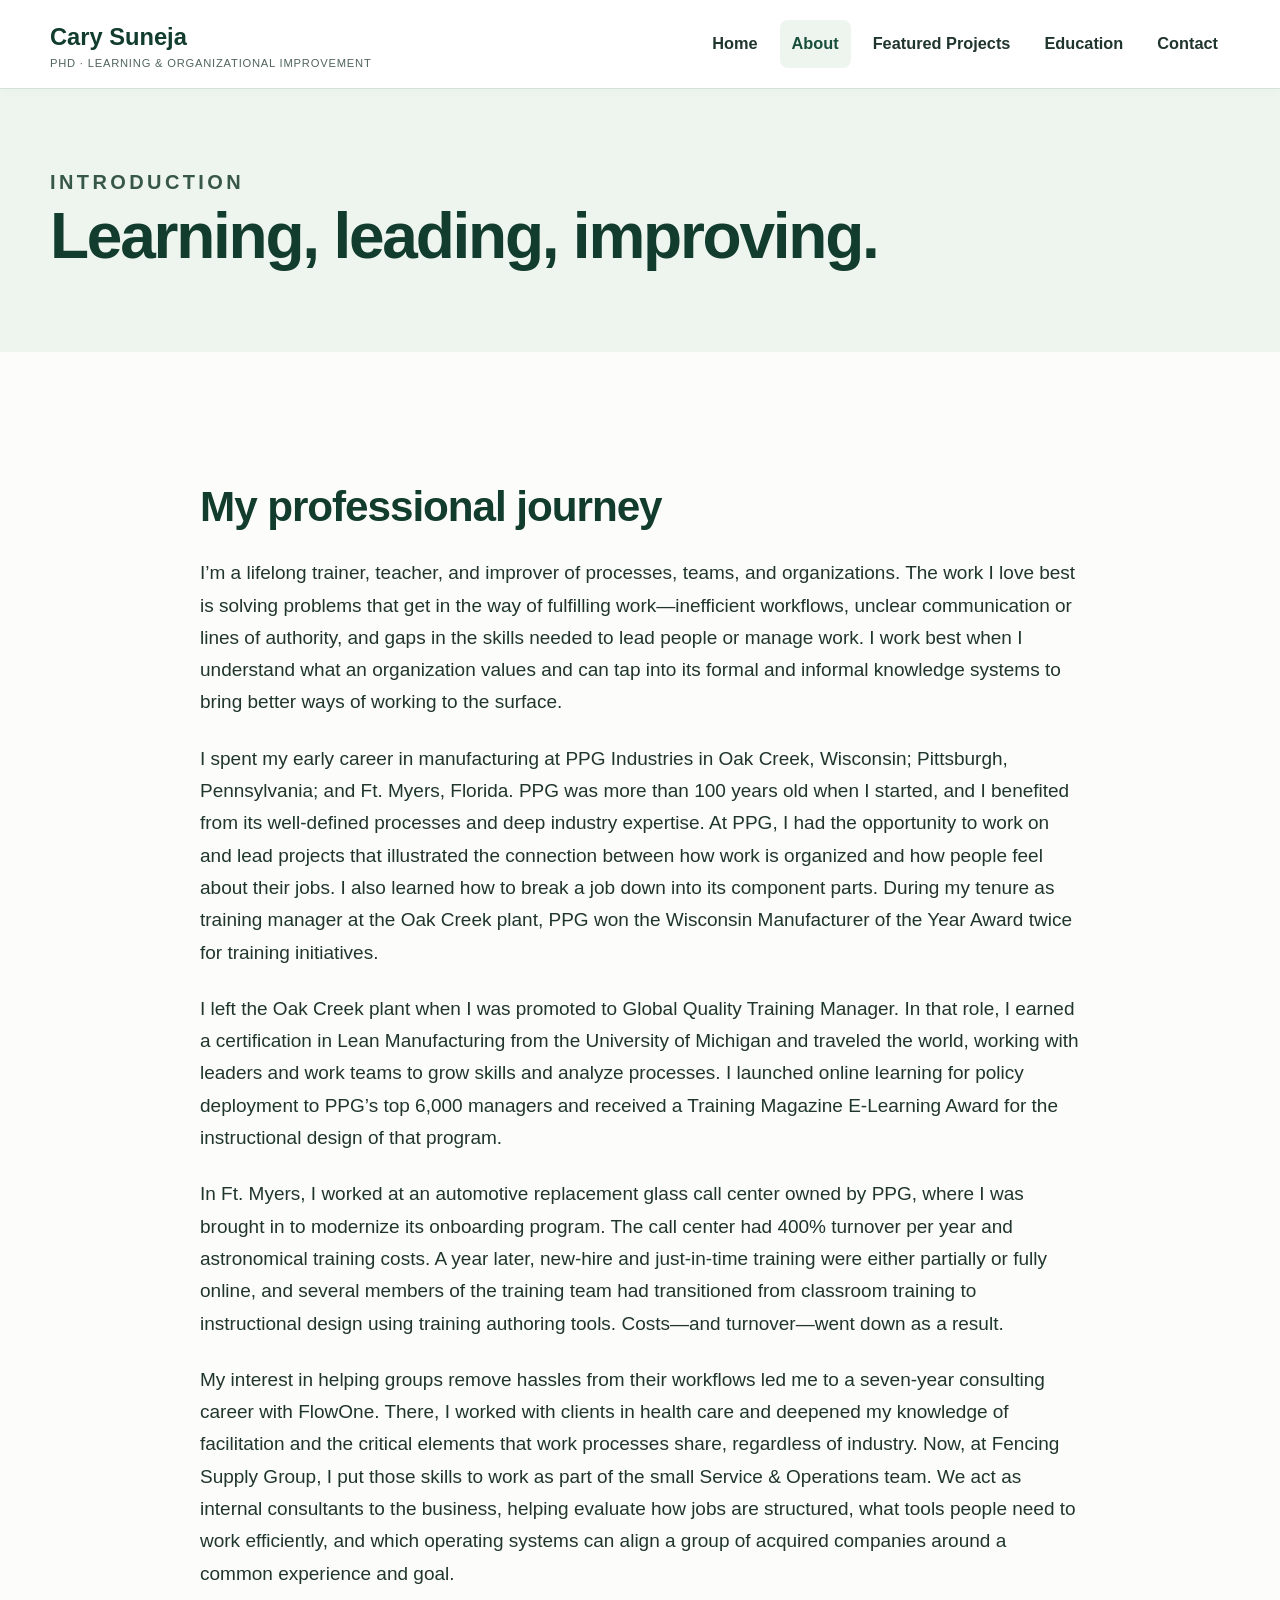
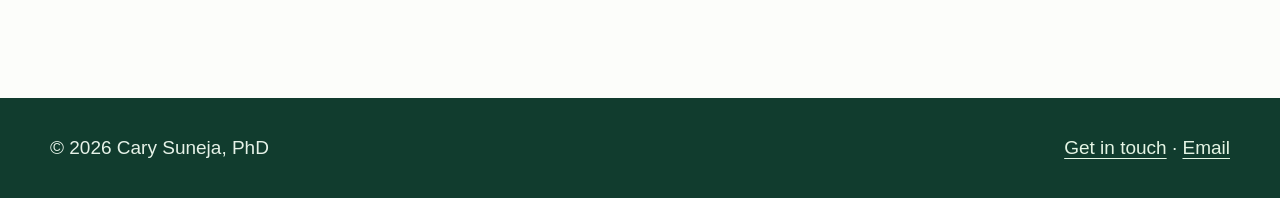
<file: about.html>
<!doctype html><html lang="en"><head><meta charset="utf-8"><meta name="viewport" content="width=device-width,initial-scale=1"><meta name="description" content="About Cary Suneja, PhD — experience in manufacturing, healthcare consulting, and operations."><title>About | Cary Suneja, PhD</title><link rel="stylesheet" href="style.css"></head><body><a class="skip" href="#main">Skip to content</a><header class="site-header"><div class="container nav-wrap"><a class="brand" href="index.html">Cary Suneja <span>PhD · Learning &amp; Organizational Improvement</span></a><nav class="nav" aria-label="Main navigation"><a href="index.html">Home</a><a aria-current="page" href="about.html">About</a><a href="projects.html">Featured Projects</a><a href="education.html">Education</a><a href="contact.html">Contact</a></nav></div></header><main id="main"><section class="page-head"><div class="container"><p class="eyebrow">Introduction</p><h1>Learning, leading, improving.</h1></div></section><section class="section"><div class="container prose"><h2>My professional journey</h2><p>I’m a lifelong trainer, teacher, and improver of processes, teams, and organizations. The work I love best is solving problems that get in the way of fulfilling work—inefficient workflows, unclear communication or lines of authority, and gaps in the skills needed to lead people or manage work. I work best when I understand what an organization values and can tap into its formal and informal knowledge systems to bring better ways of working to the surface.</p><p>I spent my early career in manufacturing at PPG Industries in Oak Creek, Wisconsin; Pittsburgh, Pennsylvania; and Ft. Myers, Florida. PPG was more than 100 years old when I started, and I benefited from its well-defined processes and deep industry expertise. At PPG, I had the opportunity to work on and lead projects that illustrated the connection between how work is organized and how people feel about their jobs. I also learned how to break a job down into its component parts. During my tenure as training manager at the Oak Creek plant, PPG won the Wisconsin Manufacturer of the Year Award twice for training initiatives.</p><p>I left the Oak Creek plant when I was promoted to Global Quality Training Manager. In that role, I earned a certification in Lean Manufacturing from the University of Michigan and traveled the world, working with leaders and work teams to grow skills and analyze processes. I launched online learning for policy deployment to PPG’s top 6,000 managers and received a Training Magazine E-Learning Award for the instructional design of that program.</p><p>In Ft. Myers, I worked at an automotive replacement glass call center owned by PPG, where I was brought in to modernize its onboarding program. The call center had 400% turnover per year and astronomical training costs. A year later, new-hire and just-in-time training were either partially or fully online, and several members of the training team had transitioned from classroom training to instructional design using training authoring tools. Costs—and turnover—went down as a result.</p><p>My interest in helping groups remove hassles from their workflows led me to a seven-year consulting career with FlowOne. There, I worked with clients in health care and deepened my knowledge of facilitation and the critical elements that work processes share, regardless of industry. Now, at Fencing Supply Group, I put those skills to work as part of the small Service &amp; Operations team. We act as internal consultants to the business, helping evaluate how jobs are structured, what tools people need to work efficiently, and which operating systems can align a group of acquired companies around a common experience and goal.</p></div></section></main><footer class="site-footer"><div class="container footer-inner"><p>© 2026 Cary Suneja, PhD</p><p><a href="contact.html">Get in touch</a> · <a href="mailto:Cary.suneja@gmail.com">Email</a></p></div></footer></body></html>
</file>
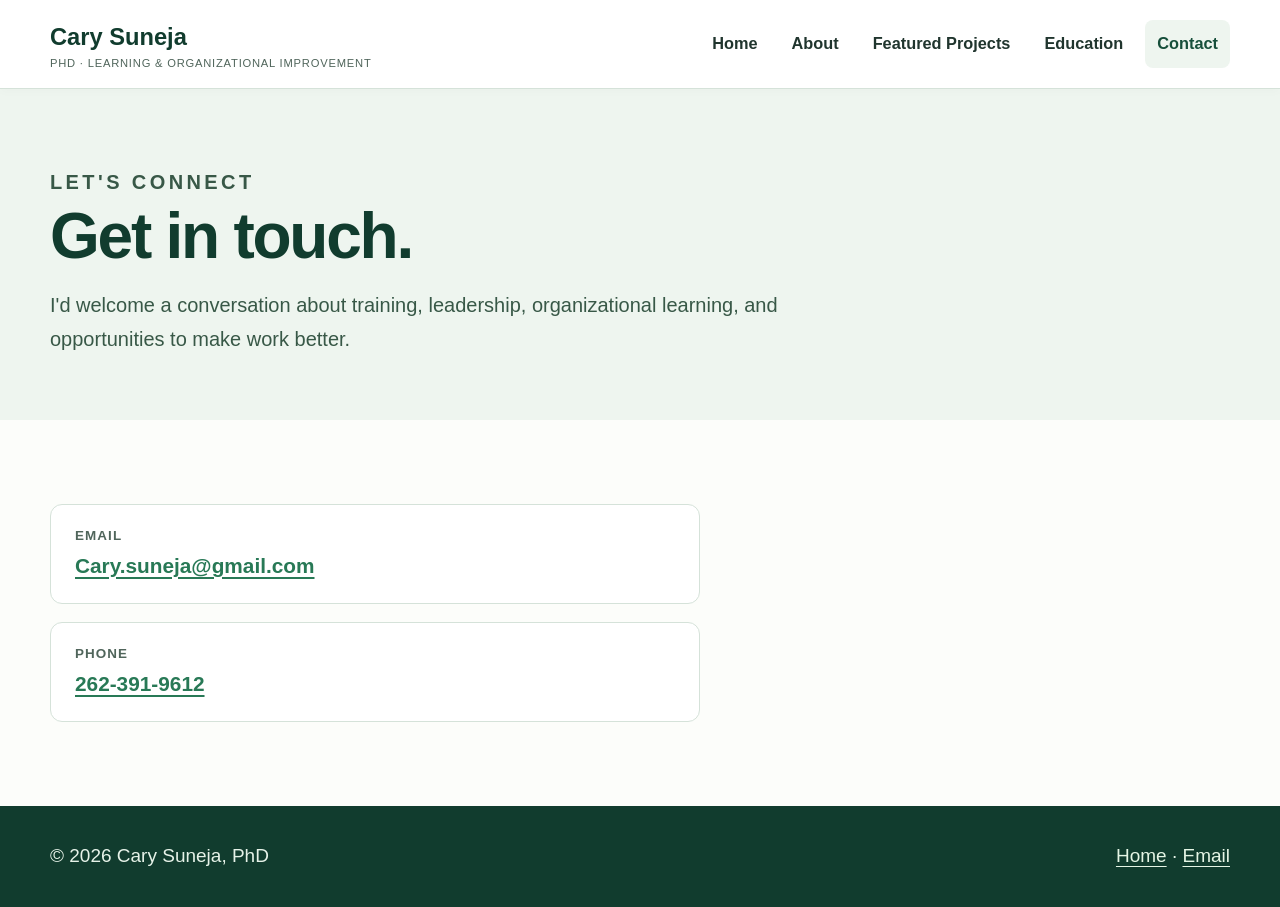
<file: contact.html>
<!doctype html><html lang="en"><head><meta charset="utf-8"><meta name="viewport" content="width=device-width,initial-scale=1"><meta name="description" content="Contact Cary Suneja, PhD."><title>Contact | Cary Suneja, PhD</title><link rel="stylesheet" href="style.css"></head><body><a class="skip" href="#main">Skip to content</a><header class="site-header"><div class="container nav-wrap"><a class="brand" href="index.html">Cary Suneja <span>PhD · Learning &amp; Organizational Improvement</span></a><nav class="nav" aria-label="Main navigation"><a href="index.html">Home</a><a href="about.html">About</a><a href="projects.html">Featured Projects</a><a href="education.html">Education</a><a aria-current="page" href="contact.html">Contact</a></nav></div></header><main id="main"><section class="page-head"><div class="container"><p class="eyebrow">Let's connect</p><h1>Get in touch.</h1><p>I'd welcome a conversation about training, leadership, organizational learning, and opportunities to make work better.</p></div></section><section class="section"><div class="container"><div class="contact-list"><div class="contact-item"><span>Email</span><a href="mailto:Cary.suneja@gmail.com">Cary.suneja@gmail.com</a></div><div class="contact-item"><span>Phone</span><a href="tel:+12623919612">262-391-9612</a></div></div></div></section></main><footer class="site-footer"><div class="container footer-inner"><p>© 2026 Cary Suneja, PhD</p><p><a href="index.html">Home</a> · <a href="mailto:Cary.suneja@gmail.com">Email</a></p></div></footer></body></html>
</file>
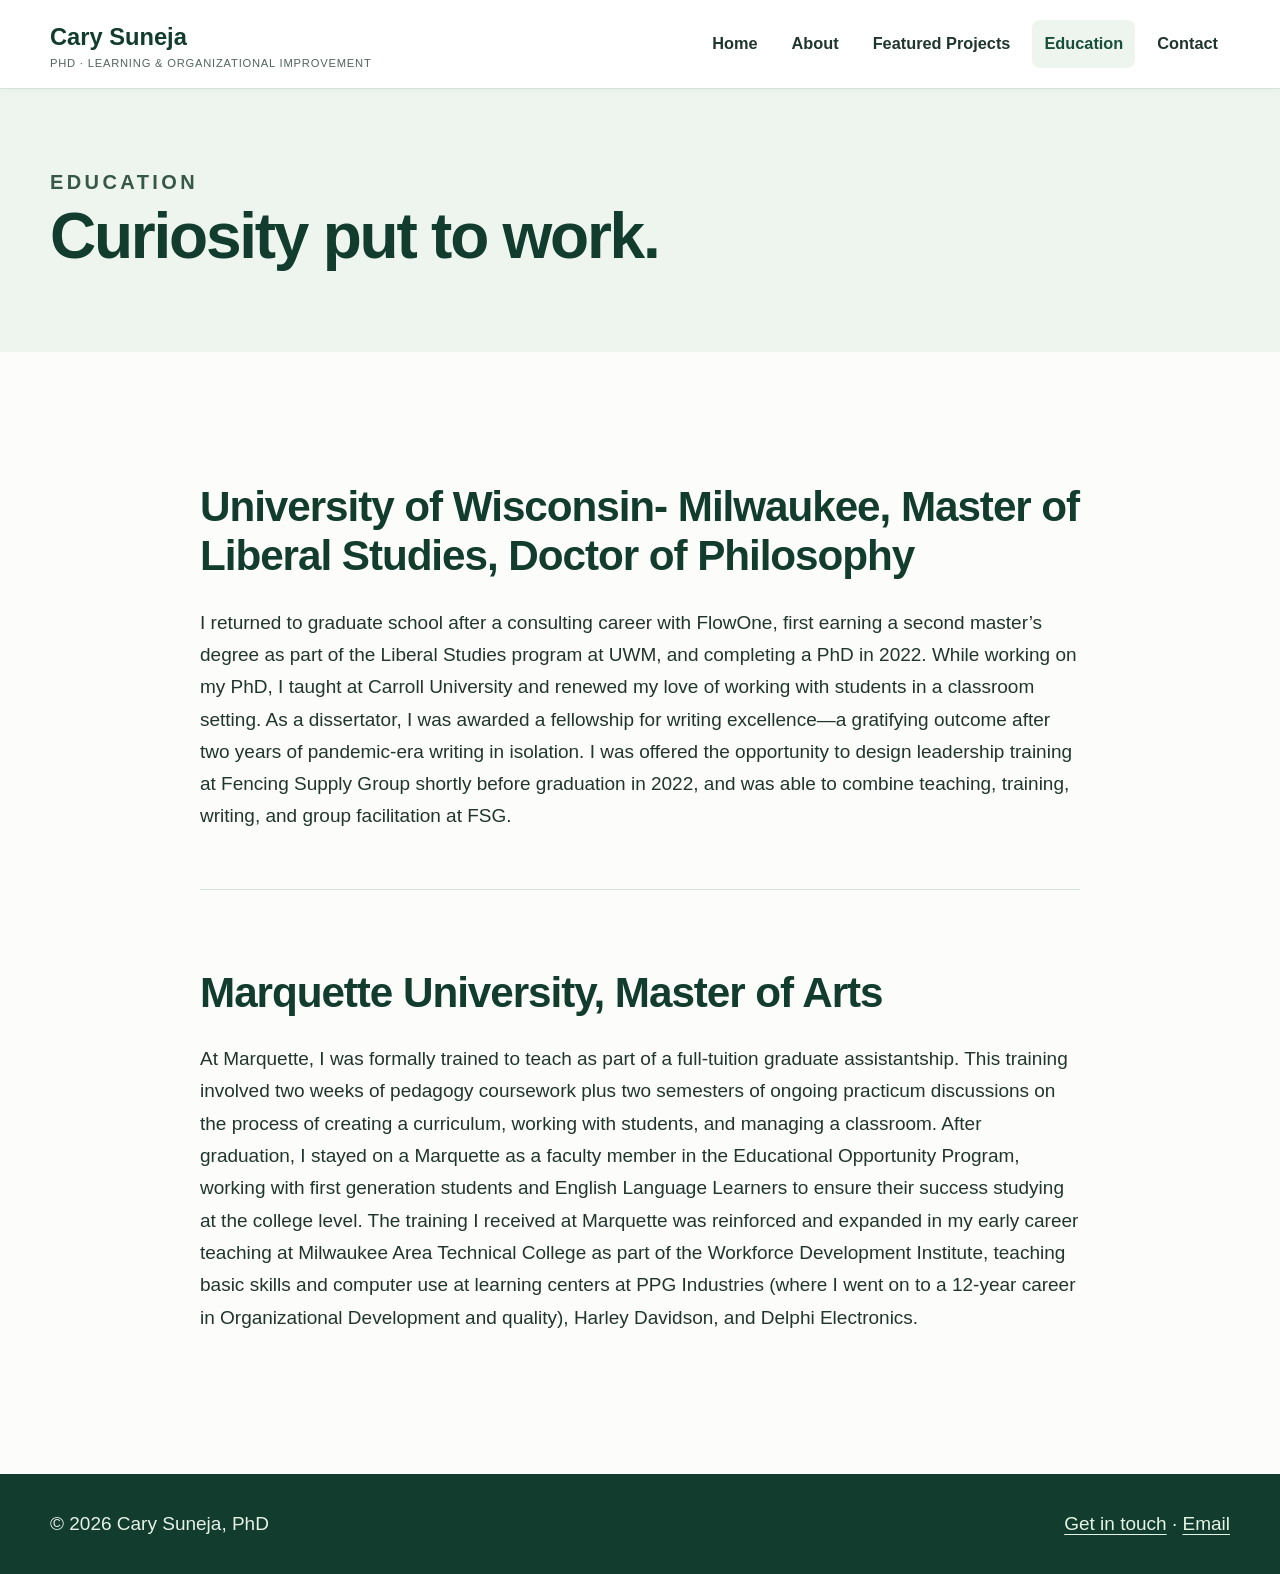
<file: education.html>
<!doctype html><html lang="en"><head><meta charset="utf-8"><meta name="viewport" content="width=device-width,initial-scale=1"><meta name="description" content="Education and teaching background of Cary Suneja, PhD."><title>Education | Cary Suneja, PhD</title><link rel="stylesheet" href="style.css"></head><body><a class="skip" href="#main">Skip to content</a><header class="site-header"><div class="container nav-wrap"><a class="brand" href="index.html">Cary Suneja <span>PhD · Learning &amp; Organizational Improvement</span></a><nav class="nav" aria-label="Main navigation"><a href="index.html">Home</a><a href="about.html">About</a><a href="projects.html">Featured Projects</a><a aria-current="page" href="education.html">Education</a><a href="contact.html">Contact</a></nav></div></header><main id="main"><section class="page-head"><div class="container"><p class="eyebrow">Education</p><h1>Curiosity put to work.</h1></div></section><section class="section"><div class="container prose"><article class="project"><h2>University of Wisconsin- Milwaukee, Master of Liberal Studies, Doctor of Philosophy</h2><p>I returned to graduate school after a consulting career with FlowOne, first earning a second master’s degree as part of the Liberal Studies program at UWM, and completing a PhD in 2022. While working on my PhD, I taught at Carroll University and renewed my love of working with students in a classroom setting. As a dissertator, I was awarded a fellowship for writing excellence—a gratifying outcome after two years of pandemic-era writing in isolation. I was offered the opportunity to design leadership training at Fencing Supply Group shortly before graduation in 2022, and was able to combine teaching, training, writing, and group facilitation at FSG.</p></article><article class="project"><h2>Marquette University, Master of Arts</h2><p>At Marquette, I was formally trained to teach as part of a full-tuition graduate assistantship. This training involved two weeks of pedagogy coursework plus two semesters of ongoing practicum discussions on the process of creating a curriculum, working with students, and managing a classroom. After graduation, I stayed on a Marquette as a faculty member in the Educational Opportunity Program, working with first generation students and English Language Learners to ensure their success studying at the college level. The training I received at Marquette was reinforced and expanded in my early career teaching at Milwaukee Area Technical College as part of the Workforce Development Institute, teaching basic skills and computer use at learning centers at PPG Industries (where I went on to a 12-year career in Organizational Development and quality), Harley Davidson, and Delphi Electronics.</p></article></div></section></main><footer class="site-footer"><div class="container footer-inner"><p>© 2026 Cary Suneja, PhD</p><p><a href="contact.html">Get in touch</a> · <a href="mailto:Cary.suneja@gmail.com">Email</a></p></div></footer></body></html>
</file>
<file: style.css>
/* Cary Suneja · Portfolio styles */
:root{--forest:#174f3b;--deep:#113c2e;--leaf:#287956;--mint:#eef5ef;--sage:#dceade;--ink:#20352e;--muted:#50655b;--paper:#fcfdfa;--white:#fff;--line:#d5e2d9;--shadow:0 18px 46px rgba(18,62,44,.09)}
*{box-sizing:border-box}html{scroll-behavior:smooth}body{margin:0;background:var(--paper);color:var(--ink);font:19px/1.7 Calibri,"Carlito","Segoe UI",Arial,sans-serif}a{color:var(--leaf);text-underline-offset:4px}a:hover{color:var(--deep)}img{max-width:100%}.container{width:min(1180px,calc(100% - 48px));margin-inline:auto}.skip{position:absolute;left:-9999px;top:0;background:#fff;color:var(--deep);padding:12px;z-index:20}.skip:focus{left:12px}.site-header{background:#fff;border-bottom:1px solid var(--line);position:sticky;top:0;z-index:10;box-shadow:0 2px 10px rgba(26,62,44,.025)}.nav-wrap{display:flex;align-items:center;justify-content:space-between;gap:28px;min-height:88px}.brand{color:var(--deep);font-size:1.48rem;font-weight:700;text-decoration:none;white-space:nowrap}.brand span{display:block;color:var(--muted);font-size:.70rem;line-height:1.2;font-weight:500;letter-spacing:.07em;text-transform:uppercase}.nav{display:flex;align-items:center;flex-wrap:wrap;gap:4px 10px}.nav a{display:inline-block;padding:10px 12px;border-radius:8px;color:var(--ink);text-decoration:none;font-size:1.02rem;font-weight:600}.nav a:hover,.nav a[aria-current="page"]{background:var(--mint);color:var(--forest)}.hero{padding:90px 0 84px;background:linear-gradient(125deg,#f3f8f3 5%,#e1eee5 100%)}.hero-layout{display:grid;grid-template-columns:1.2fr .8fr;align-items:center;gap:70px}.eyebrow{text-transform:uppercase;letter-spacing:.17em;font-size:.79rem;font-weight:800;color:var(--leaf);margin:0 0 20px}h1,h2,h3{font-weight:700;line-height:1.17;color:var(--deep)}h1{font-size:clamp(3rem,5.8vw,5.2rem);margin:0 0 25px;letter-spacing:-.035em}h2{font-size:clamp(2.1rem,3.3vw,3.1rem);letter-spacing:-.025em;margin:0 0 26px}h3{font-size:1.43rem;margin:0 0 10px}.lead{font-size:1.3rem;line-height:1.6;color:#385847;max-width:710px}.hero .lead{margin:0 0 34px}.button-group{display:flex;flex-wrap:wrap;gap:14px}.button{display:inline-block;background:var(--forest);color:white;padding:13px 23px;border-radius:9px;font-weight:700;text-decoration:none;transition:transform .15s,background .15s}.button:hover{background:var(--deep);color:#fff;transform:translateY(-2px)}.button.outline{background:transparent;border:2px solid var(--leaf);color:var(--forest);padding:11px 21px}.button.outline:hover{background:#e3eee5}.portrait{aspect-ratio:4/4.65;background:#cfe1d3;border:10px solid #fff;border-radius:24px;box-shadow:var(--shadow);display:grid;place-items:center;overflow:hidden}.portrait-placeholder{text-align:center;max-width:230px;padding:25px;color:var(--forest)}.portrait-placeholder .symbol{font-size:4.6rem;line-height:1;margin-bottom:18px}.portrait-placeholder strong{display:block;font-size:1.2rem}.portrait-placeholder small{display:block;margin-top:9px;font-size:.84rem;line-height:1.45}.portrait img{width:100%;height:100%;object-fit:cover}.section{padding:84px 0}.section.alt{background:var(--mint)}.section-intro{max-width:800px;margin-bottom:34px}.section-intro p{margin-top:0}.grid{display:grid;grid-template-columns:repeat(3,minmax(0,1fr));gap:22px}.grid.two{grid-template-columns:repeat(2,minmax(0,1fr))}.card{background:white;border:1px solid var(--line);border-radius:16px;padding:30px;box-shadow:0 8px 25px rgba(20,74,50,.035)}.card p:last-child{margin-bottom:0}.card .tag,.tag{display:inline-block;background:var(--sage);color:var(--forest);border-radius:100px;padding:4px 12px;font-size:.78rem;font-weight:800;letter-spacing:.04em;margin-bottom:17px}.card-link{font-weight:700}.stats{display:grid;grid-template-columns:repeat(3,1fr);gap:18px;margin-top:28px}.stat{border-left:4px solid var(--leaf);padding:6px 0 6px 20px}.stat strong{display:block;color:var(--forest);font-size:1.7rem;line-height:1.1}.stat span{font-size:.95rem;color:var(--muted)}.page-head{background:var(--mint);padding:76px 0 64px}.page-head h1{font-size:clamp(2.8rem,5vw,4.4rem);margin-bottom:14px}.page-head p{max-width:790px;margin:0;color:#385847;font-size:1.25rem}.prose{max-width:880px}.prose p{margin:0 0 24px}.prose h2{margin-top:46px}.content-split{display:grid;grid-template-columns:1fr 1fr;gap:40px;align-items:start}.project{padding:32px 0;border-bottom:1px solid var(--line)}.project:first-child{padding-top:0}.project:last-child{border:0}.project h3{font-size:1.62rem}.project p{max-width:900px}.project .meta{color:var(--leaf);font-weight:800;font-size:.9rem;margin:0 0 8px;letter-spacing:.06em;text-transform:uppercase}.timeline{border-left:3px solid var(--sage);padding-left:26px;margin-left:8px}.timeline article{padding:0 0 35px;position:relative}.timeline article:before{content:"";position:absolute;left:-35px;top:6px;width:13px;height:13px;border-radius:50%;background:var(--leaf);border:3px solid var(--paper)}.timeline article:last-child{padding-bottom:0}.callout{padding:33px 36px;background:var(--mint);border-left:6px solid var(--leaf);border-radius:0 14px 14px 0}.callout p:last-child{margin-bottom:0}.contact-list{display:grid;gap:18px;max-width:650px}.contact-item{padding:20px 24px;border:1px solid var(--line);border-radius:12px;background:#fff}.contact-item span{display:block;font-size:.84rem;letter-spacing:.08em;text-transform:uppercase;color:var(--muted);font-weight:800}.contact-item a{font-size:1.3rem;font-weight:700;overflow-wrap:anywhere}.site-footer{background:var(--deep);color:#e6f2e8;padding:34px 0}.footer-inner{display:flex;justify-content:space-between;align-items:center;gap:22px;flex-wrap:wrap}.site-footer a{color:#e5f5e5}.site-footer p{margin:0}.small{font-size:.93rem;color:var(--muted)}@media(max-width:950px){.nav-wrap{display:block;padding:19px 0}.brand{display:inline-block;margin-bottom:15px}.nav{gap:3px}.hero-layout,.content-split{grid-template-columns:1fr}.hero-layout{gap:42px}.portrait{max-width:430px;width:100%;justify-self:center}.grid{grid-template-columns:repeat(2,minmax(0,1fr))}}@media(max-width:650px){body{font-size:18px}.container{width:min(100% - 32px,1180px)}.nav a{font-size:.94rem;padding:7px 8px}.hero{padding:56px 0}.section{padding:58px 0}.page-head{padding:55px 0}.grid,.grid.two,.stats{grid-template-columns:1fr}.card{padding:23px}.lead{font-size:1.18rem}h1{font-size:3rem}.footer-inner{display:block}.site-footer p{margin-bottom:8px}}@media(prefers-reduced-motion:reduce){html{scroll-behavior:auto}.button{transition:none}}
/* Featured project photography */
.project-photo{margin:22px 0 28px;max-width:780px;border-radius:16px;overflow:hidden;background:var(--mint);border:1px solid var(--line)}
.project-photo img{display:block;width:100%;max-height:410px;object-fit:cover;object-position:center}
@media(max-width:650px){.project-photo img{max-height:300px}}
</file>
